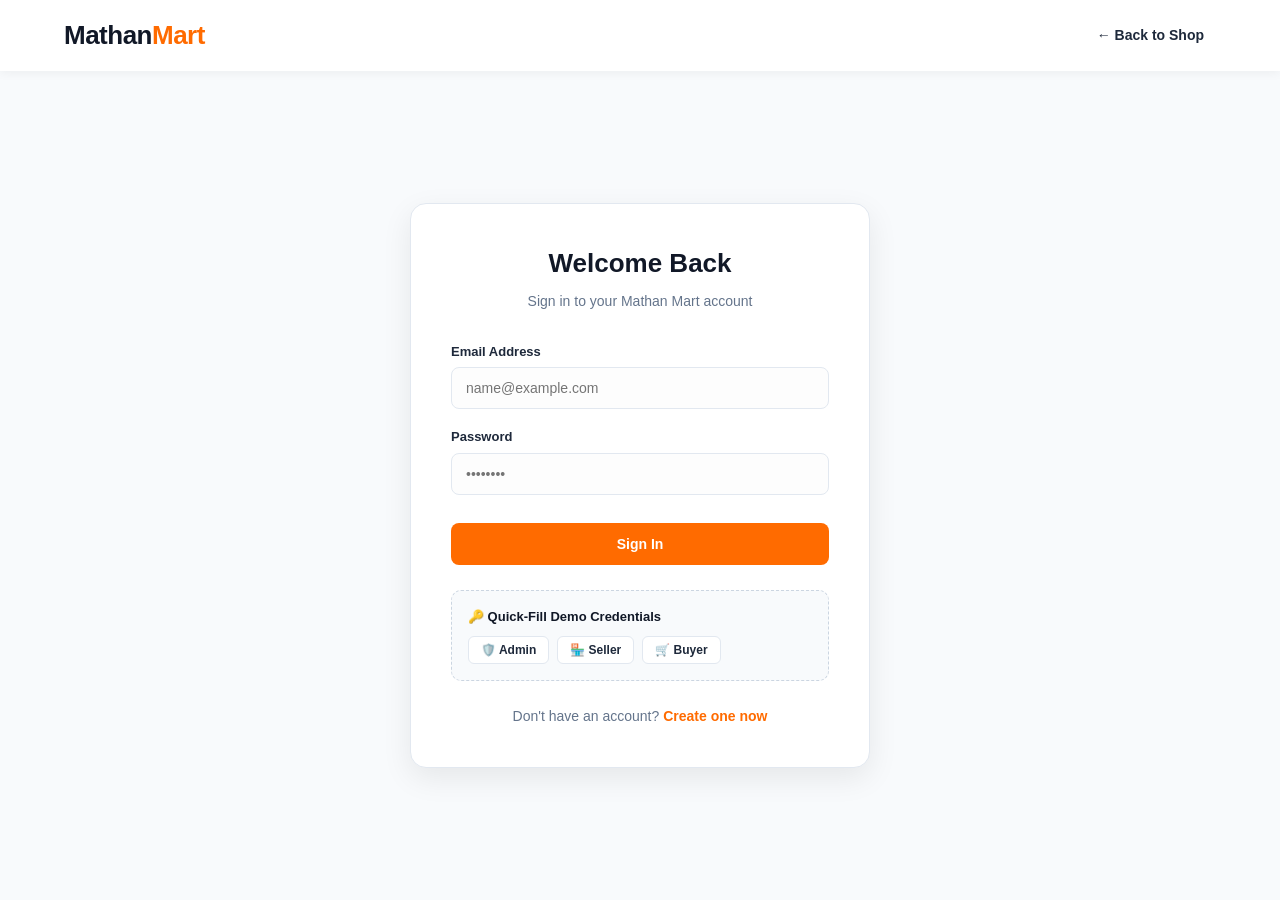
<file: frontend/admin-dashboard.html>
<!DOCTYPE html>
<html lang="en">
<head>
  <meta charset="UTF-8">
  <meta name="viewport" content="width=device-width, initial-scale=1.0">
  <title>Admin Dashboard - Mathan Mart</title>
  <link rel="stylesheet" href="css/style.css">
  <link rel="stylesheet" href="css/dashboard.css">
  <link rel="stylesheet" href="css/responsive.css">
</head>
<body>

  <!-- Header -->
  <header>
    <a href="index.html" class="logo">Mathan<span>Mart</span> <span style="font-size: 14px; color: var(--danger); font-weight: 700;">| Administrator</span></a>
    <div class="header-actions" id="header-actions">
      <!-- Injected by auth.js -->
    </div>
  </header>

  <!-- Main Container -->
  <main class="main-container" style="padding-top: 30px;">
    <div class="dashboard-layout">
      <!-- Header -->
      <div class="dashboard-header">
        <div>
          <h1>Global Platform Overview</h1>
          <p style="color: var(--text-muted); font-size: 14px; margin-top: 4px;">
            Logged in as <strong id="admin-name">Administrator</strong>. System-wide monitoring and content moderation.
          </p>
        </div>
      </div>

      <!-- Stats Grid -->
      <div class="stats-grid">
        <div class="stat-card">
          <span class="stat-title">Total Users</span>
          <span class="stat-value" id="stat-users">0</span>
          <span class="stat-desc">Registered platform accounts</span>
        </div>
        <div class="stat-card">
          <span class="stat-title">Active Sellers</span>
          <span class="stat-value" id="stat-sellers">0</span>
          <span class="stat-desc">Merchant accounts</span>
        </div>
        <div class="stat-card">
          <span class="stat-title">Active Buyers</span>
          <span class="stat-value" id="stat-buyers">0</span>
          <span class="stat-desc">Customer accounts</span>
        </div>
        <div class="stat-card">
          <span class="stat-title">Listed Products</span>
          <span class="stat-value" id="stat-products">0</span>
          <span class="stat-desc">Catalog inventory</span>
        </div>
        <div class="stat-card">
          <span class="stat-title">Orders Processed</span>
          <span class="stat-value" id="stat-orders">0</span>
          <span class="stat-desc">Total customer purchases</span>
        </div>
        <div class="stat-card">
          <span class="stat-title">Gross Marketplace Sales</span>
          <span class="stat-value" id="stat-sales" style="color: var(--primary);">₹0</span>
          <span class="stat-desc">Cumulative revenue</span>
        </div>
      </div>

      <!-- Navigation Tabs -->
      <div class="dashboard-tabs">
        <button class="tab-btn active" id="tab-btn-products" onclick="admin.switchTab('products')">
          📦 Products Moderation
        </button>
        <button class="tab-btn" id="tab-btn-users" onclick="admin.switchTab('users')">
          👥 Registered Users
        </button>
        <button class="tab-btn" id="tab-btn-orders" onclick="admin.switchTab('orders')">
          📋 All Orders
        </button>
      </div>

      <!-- Tab 1: Products Moderation -->
      <div class="tab-content" id="tab-products" style="display: block;">
        <div style="background: white; border-radius: var(--radius); border: 1px solid var(--border-color); box-shadow: var(--shadow); padding: 24px;">
          <div style="display: flex; justify-content: space-between; align-items: center; margin-bottom: 20px;">
            <h2 style="font-size: 18px; font-weight: 800;">Catalog Content Moderation</h2>
            <button onclick="admin.loadProducts()" class="btn btn-secondary btn-sm">🔄 Refresh Products</button>
          </div>
          <div class="table-responsive">
            <table class="data-table">
              <thead>
                <tr>
                  <th>ID</th>
                  <th>Product Name</th>
                  <th>Seller</th>
                  <th>Category</th>
                  <th>Price</th>
                  <th>Stock</th>
                  <th>Administrative Actions</th>
                </tr>
              </thead>
              <tbody id="admin-products-body">
                <tr><td colspan="7" style="text-align: center; padding: 20px; color: var(--text-muted);">Loading products...</td></tr>
              </tbody>
            </table>
          </div>
        </div>
      </div>

      <!-- Tab 2: Users Management -->
      <div class="tab-content" id="tab-users" style="display: none;">
        <div style="background: white; border-radius: var(--radius); border: 1px solid var(--border-color); box-shadow: var(--shadow); padding: 24px;">
          <div style="display: flex; justify-content: space-between; align-items: center; margin-bottom: 20px;">
            <h2 style="font-size: 18px; font-weight: 800;">Platform Accounts</h2>
            <button onclick="admin.loadUsers()" class="btn btn-secondary btn-sm">🔄 Refresh Users</button>
          </div>
          <div class="table-responsive">
            <table class="data-table">
              <thead>
                <tr>
                  <th>User ID</th>
                  <th>Name</th>
                  <th>Email</th>
                  <th>Role</th>
                  <th>Registered On</th>
                </tr>
              </thead>
              <tbody id="admin-users-body">
                <tr><td colspan="5" style="text-align: center; padding: 20px; color: var(--text-muted);">Loading users...</td></tr>
              </tbody>
            </table>
          </div>
        </div>
      </div>

      <!-- Tab 3: All Orders -->
      <div class="tab-content" id="tab-orders" style="display: none;">
        <div style="background: white; border-radius: var(--radius); border: 1px solid var(--border-color); box-shadow: var(--shadow); padding: 24px;">
          <div style="display: flex; justify-content: space-between; align-items: center; margin-bottom: 20px;">
            <h2 style="font-size: 18px; font-weight: 800;">System Transaction Records</h2>
            <button onclick="admin.loadOrders()" class="btn btn-secondary btn-sm">🔄 Refresh Orders</button>
          </div>
          <div class="table-responsive">
            <table class="data-table">
              <thead>
                <tr>
                  <th>Order ID</th>
                  <th>Buyer Account</th>
                  <th>Total Amount</th>
                  <th>Current Status</th>
                  <th>Placed At</th>
                  <th>Override Status</th>
                </tr>
              </thead>
              <tbody id="admin-orders-body">
                <tr><td colspan="6" style="text-align: center; padding: 20px; color: var(--text-muted);">Loading orders...</td></tr>
              </tbody>
            </table>
          </div>
        </div>
      </div>
    </div>
  </main>

  <!-- Footer -->
  <footer>
    <div class="footer-bottom">
      &copy; 2026 Mathan Mart Administrator Control Panel.
    </div>
  </footer>

  <script src="js/api.js"></script>
  <script src="js/auth.js"></script>
  <script src="js/admin.js"></script>
  <script>
    document.addEventListener("DOMContentLoaded", () => {
      admin.init();
    });
  </script>
</body>
</html>
</file>
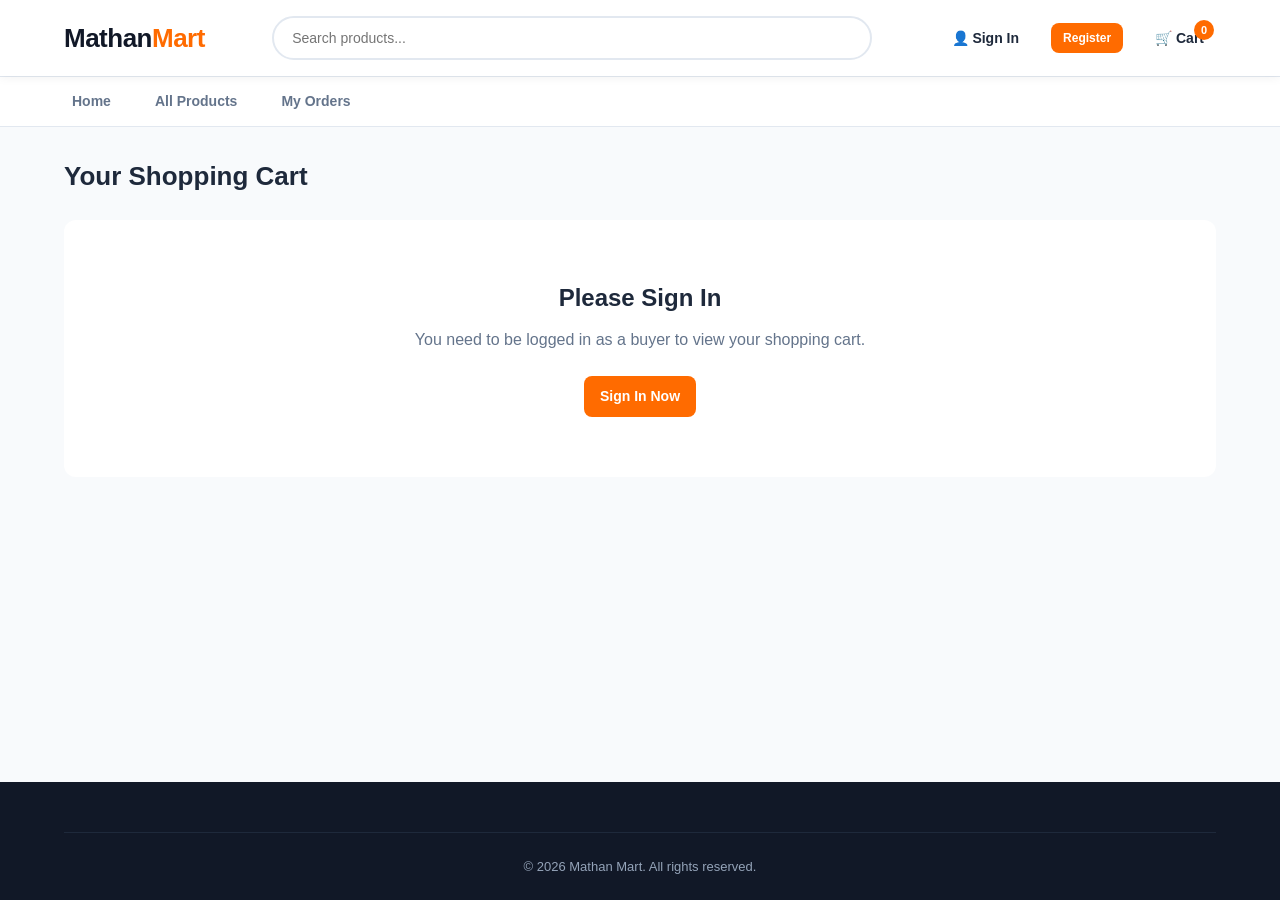
<file: frontend/cart.html>
<!DOCTYPE html>
<html lang="en">
<head>
  <meta charset="UTF-8">
  <meta name="viewport" content="width=device-width, initial-scale=1.0">
  <title>Shopping Cart - Mathan Mart</title>
  <link rel="stylesheet" href="css/style.css">
  <link rel="stylesheet" href="css/responsive.css">
</head>
<body>

  <!-- Header -->
  <header>
    <a href="index.html" class="logo">Mathan<span>Mart</span></a>
    <div class="search-container">
      <input type="text" placeholder="Search products..." onkeydown="if(event.key==='Enter') window.location.href='products.html?search='+encodeURIComponent(this.value)">
    </div>
    <div class="header-actions" id="header-actions">
      <!-- Injected by auth.js -->
    </div>
  </header>

  <!-- Navigation -->
  <nav class="category-nav">
    <a href="index.html">Home</a>
    <a href="products.html">All Products</a>
    <a href="orders.html">My Orders</a>
  </nav>

  <!-- Main Content -->
  <main class="main-container" style="padding-top: 30px;">
    <h1 style="font-size: 26px; font-weight: 800; margin-bottom: 24px;">Your Shopping Cart</h1>
    
    <div id="cart-content">
      <p style="text-align: center; padding: 40px; color: var(--text-muted);">Loading cart contents from server...</p>
    </div>
  </main>

  <!-- Footer -->
  <footer>
    <div class="footer-bottom">
      &copy; 2026 Mathan Mart. All rights reserved.
    </div>
  </footer>

  <script src="js/api.js"></script>
  <script src="js/auth.js"></script>
  <script src="js/cart.js"></script>
  <script>
    document.addEventListener("DOMContentLoaded", () => {
      cart.loadCart();
    });
  </script>
</body>
</html>
</file>
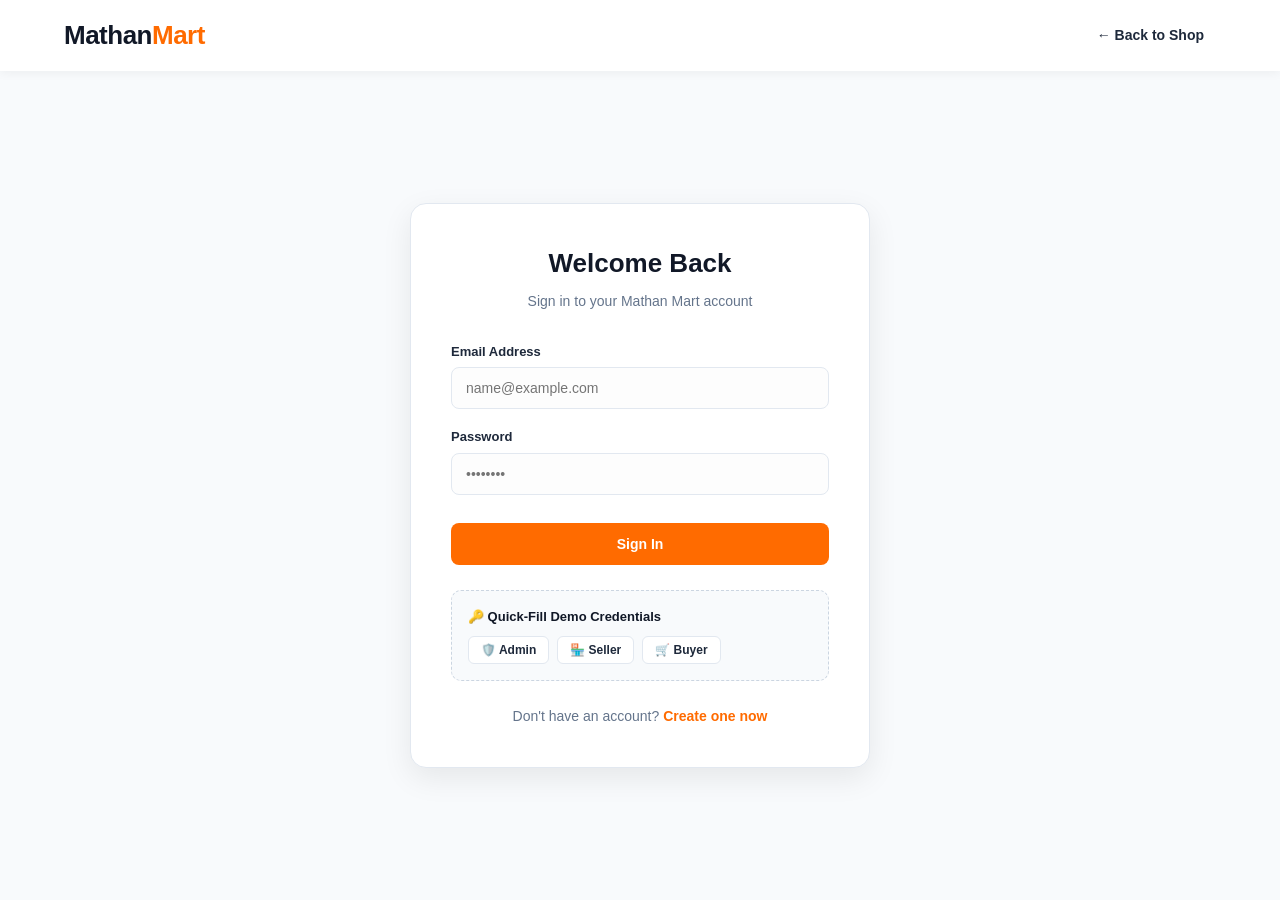
<file: frontend/checkout.html>
<!DOCTYPE html>
<html lang="en">
<head>
  <meta charset="UTF-8">
  <meta name="viewport" content="width=device-width, initial-scale=1.0">
  <title>Checkout - Mathan Mart</title>
  <link rel="stylesheet" href="css/style.css">
  <link rel="stylesheet" href="css/responsive.css">
</head>
<body>

  <!-- Header -->
  <header>
    <a href="index.html" class="logo">Mathan<span>Mart</span></a>
    <div class="header-actions" id="header-actions">
      <!-- Injected by auth.js -->
    </div>
  </header>

  <!-- Main Container -->
  <main class="main-container" style="padding-top: 30px;">
    <div id="checkout-view">
      <h1 style="font-size: 26px; font-weight: 800; margin-bottom: 24px;">Secure Checkout</h1>

      <div class="checkout-container" style="display: grid; grid-template-columns: 3fr 2fr; gap: 30px;">
        <!-- Shipping Form -->
        <div style="background: white; padding: 30px; border-radius: var(--radius); border: 1px solid var(--border-color); box-shadow: var(--shadow);">
          <h2 style="font-size: 18px; font-weight: 800; margin-bottom: 20px;">1. Shipping &amp; Delivery Address</h2>
          
          <form id="shipping-form" onsubmit="checkout.placeOrder(event)" style="display: flex; flex-direction: column; gap: 16px;">
            <div style="display: flex; flex-direction: column; gap: 6px;">
              <label style="font-size: 13px; font-weight: 600;">Recipient Full Name</label>
              <input type="text" id="ship-name" required placeholder="Full Name" 
                     style="padding: 12px; border: 1px solid var(--border-color); border-radius: 8px; font-size: 14px;">
            </div>

            <div style="display: flex; flex-direction: column; gap: 6px;">
              <label style="font-size: 13px; font-weight: 600;">Street Address / Apartment</label>
              <input type="text" id="ship-address" required placeholder="House number, Street name" 
                     style="padding: 12px; border: 1px solid var(--border-color); border-radius: 8px; font-size: 14px;">
            </div>

            <div style="display: grid; grid-template-columns: 1fr 1fr; gap: 16px;">
              <div style="display: flex; flex-direction: column; gap: 6px;">
                <label style="font-size: 13px; font-weight: 600;">City</label>
                <input type="text" id="ship-city" required placeholder="City / Town" 
                       style="padding: 12px; border: 1px solid var(--border-color); border-radius: 8px; font-size: 14px;">
              </div>
              <div style="display: flex; flex-direction: column; gap: 6px;">
                <label style="font-size: 13px; font-weight: 600;">Postal Code</label>
                <input type="text" id="ship-zip" required placeholder="PIN Code" 
                       style="padding: 12px; border: 1px solid var(--border-color); border-radius: 8px; font-size: 14px;">
              </div>
            </div>

            <div style="margin-top: 10px;">
              <h2 style="font-size: 18px; font-weight: 800; margin-bottom: 12px;">2. Payment Method</h2>
              <div style="padding: 14px; background: #f0fdf4; border: 1px solid #bbf7d0; border-radius: 8px; display: flex; align-items: center; gap: 10px;">
                <span style="font-size: 20px;">💵</span>
                <div>
                  <strong style="color: #166534; font-size: 14px;">Cash on Delivery (Transactional Server Settlement)</strong>
                  <div style="font-size: 12px; color: #15803d;">Pay with cash or UPI upon delivery. Backend executes atomic SQL transaction.</div>
                </div>
              </div>
            </div>

            <button type="submit" id="btn-place-order" class="btn btn-primary" style="padding: 14px; font-size: 16px; margin-top: 15px;">
              Confirm Order &amp; Place Purchase →
            </button>
          </form>
        </div>

        <!-- Order Items Summary -->
        <div>
          <div style="background: white; padding: 24px; border-radius: var(--radius); border: 1px solid var(--border-color); box-shadow: var(--shadow); position: sticky; top: 100px;">
            <h3 style="font-size: 18px; font-weight: 800; margin-bottom: 16px;">Order Summary</h3>
            <div id="checkout-items" style="max-height: 300px; overflow-y: auto; padding-right: 6px; margin-bottom: 16px;">
              <p style="color: var(--text-muted); font-size: 14px;">Loading order items...</p>
            </div>
            <hr style="border: none; border-top: 1px solid var(--border-color); margin: 16px 0;">
            <div style="display: flex; justify-content: space-between; align-items: baseline; margin-bottom: 12px;">
              <span style="font-size: 15px; font-weight: 700;">Total Payable:</span>
              <span id="checkout-total" style="font-size: 24px; font-weight: 800; color: var(--primary);">₹0</span>
            </div>
            <p style="font-size: 12px; color: var(--text-muted); line-height: 1.4;">
              By placing this order, you agree to Mathan Mart's terms of service and transactional purchase policies.
            </p>
          </div>
        </div>
      </div>
    </div>
  </main>

  <!-- Footer -->
  <footer>
    <div class="footer-bottom">
      &copy; 2026 Mathan Mart. All rights reserved.
    </div>
  </footer>

  <script src="js/api.js"></script>
  <script src="js/auth.js"></script>
  <script src="js/checkout.js"></script>
  <script>
    document.addEventListener("DOMContentLoaded", () => {
      checkout.init();
      const user = auth.getCurrentUser();
      if (user && document.getElementById("ship-name")) {
        document.getElementById("ship-name").value = user.name;
      }
    });
  </script>
</body>
</html>
</file>
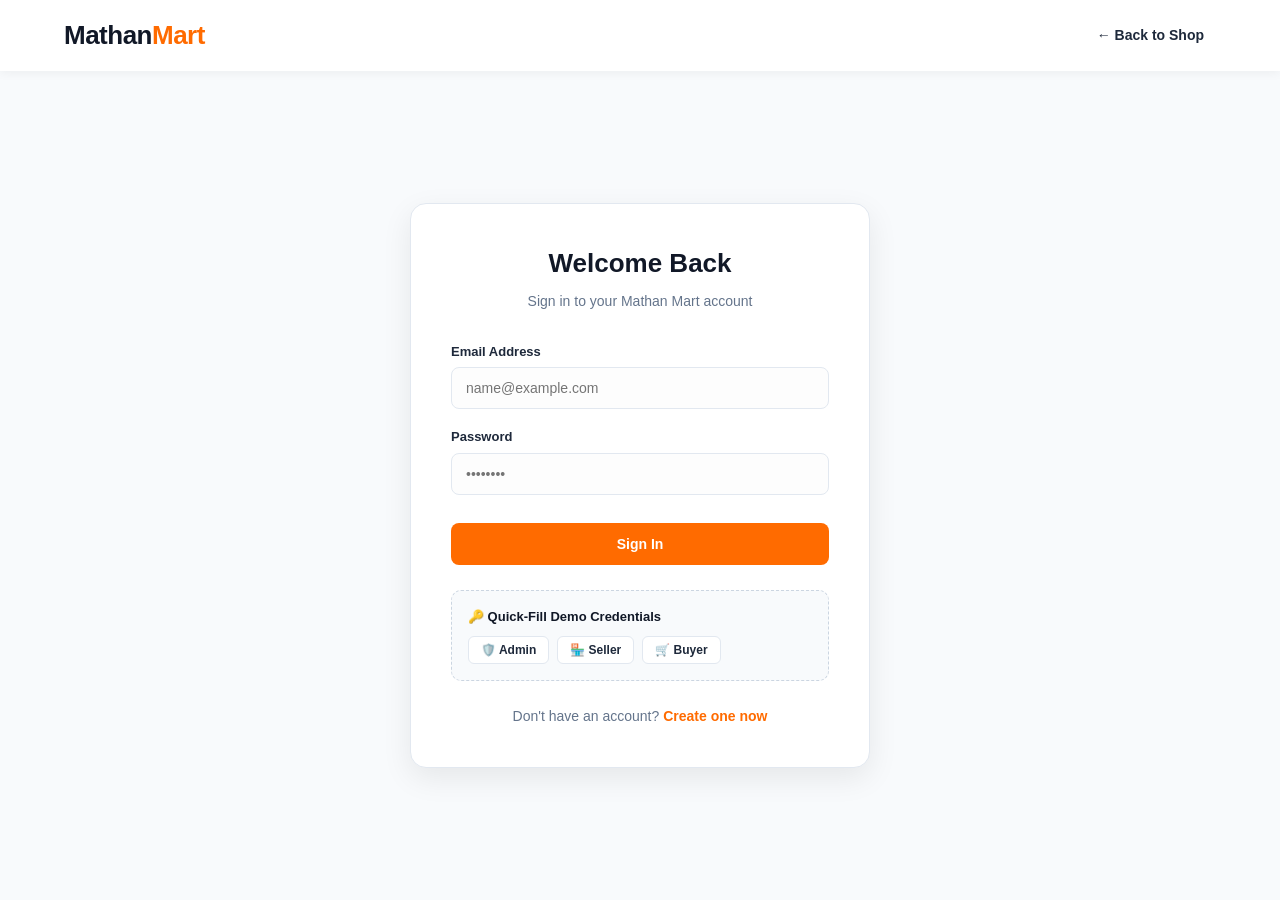
<file: frontend/login.html>
<!DOCTYPE html>
<html lang="en">
<head>
  <meta charset="UTF-8">
  <meta name="viewport" content="width=device-width, initial-scale=1.0">
  <title>Login - Mathan Mart</title>
  <link rel="stylesheet" href="css/style.css">
  <link rel="stylesheet" href="css/auth.css">
  <link rel="stylesheet" href="css/responsive.css">
</head>
<body>

  <!-- Header -->
  <header>
    <a href="index.html" class="logo">Mathan<span>Mart</span></a>
    <div class="header-actions">
      <a href="index.html" class="header-link">← Back to Shop</a>
    </div>
  </header>

  <!-- Auth Content -->
  <main class="auth-wrapper">
    <div class="auth-card">
      <div class="auth-header">
        <h1>Welcome Back</h1>
        <p>Sign in to your Mathan Mart account</p>
      </div>

      <form class="auth-form" onsubmit="handleLogin(event)">
        <div class="form-group">
          <label for="login-email">Email Address</label>
          <input type="email" id="login-email" required placeholder="name@example.com">
        </div>

        <div class="form-group">
          <label for="login-pass">Password</label>
          <input type="password" id="login-pass" required placeholder="••••••••">
        </div>

        <button type="submit" id="btn-login" class="btn btn-primary btn-block" style="padding: 13px; margin-top: 10px;">
          Sign In
        </button>
      </form>

      <!-- Quick Fill Credentials Box for Evaluator / Testing -->
      <div class="demo-box">
        <h4>🔑 Quick-Fill Demo Credentials</h4>
        <div class="demo-buttons">
          <button type="button" class="demo-btn" onclick="fillCreds('admin@mathanmart.com', 'Admin@123')">
            🛡️ Admin
          </button>
          <button type="button" class="demo-btn" onclick="fillCreds('seller@mathanmart.com', 'Seller@123')">
            🏪 Seller
          </button>
          <button type="button" class="demo-btn" onclick="fillCreds('buyer@mathanmart.com', 'Buyer@123')">
            🛒 Buyer
          </button>
        </div>
      </div>

      <div class="auth-footer">
        Don't have an account? <a href="register.html">Create one now</a>
      </div>
    </div>
  </main>

  <script src="js/api.js"></script>
  <script src="js/auth.js"></script>
  <script>
    function fillCreds(email, pass) {
      document.getElementById("login-email").value = email;
      document.getElementById("login-pass").value = pass;
    }

    async function handleLogin(e) {
      e.preventDefault();
      const email = document.getElementById("login-email").value.trim();
      const pass = document.getElementById("login-pass").value;

      const btn = document.getElementById("btn-login");
      btn.disabled = true;
      btn.textContent = "Authenticating...";

      const ok = await auth.login(email, pass);
      if (!ok) {
        btn.disabled = false;
        btn.textContent = "Sign In";
      }
    }
  </script>
</body>
</html>
</file>
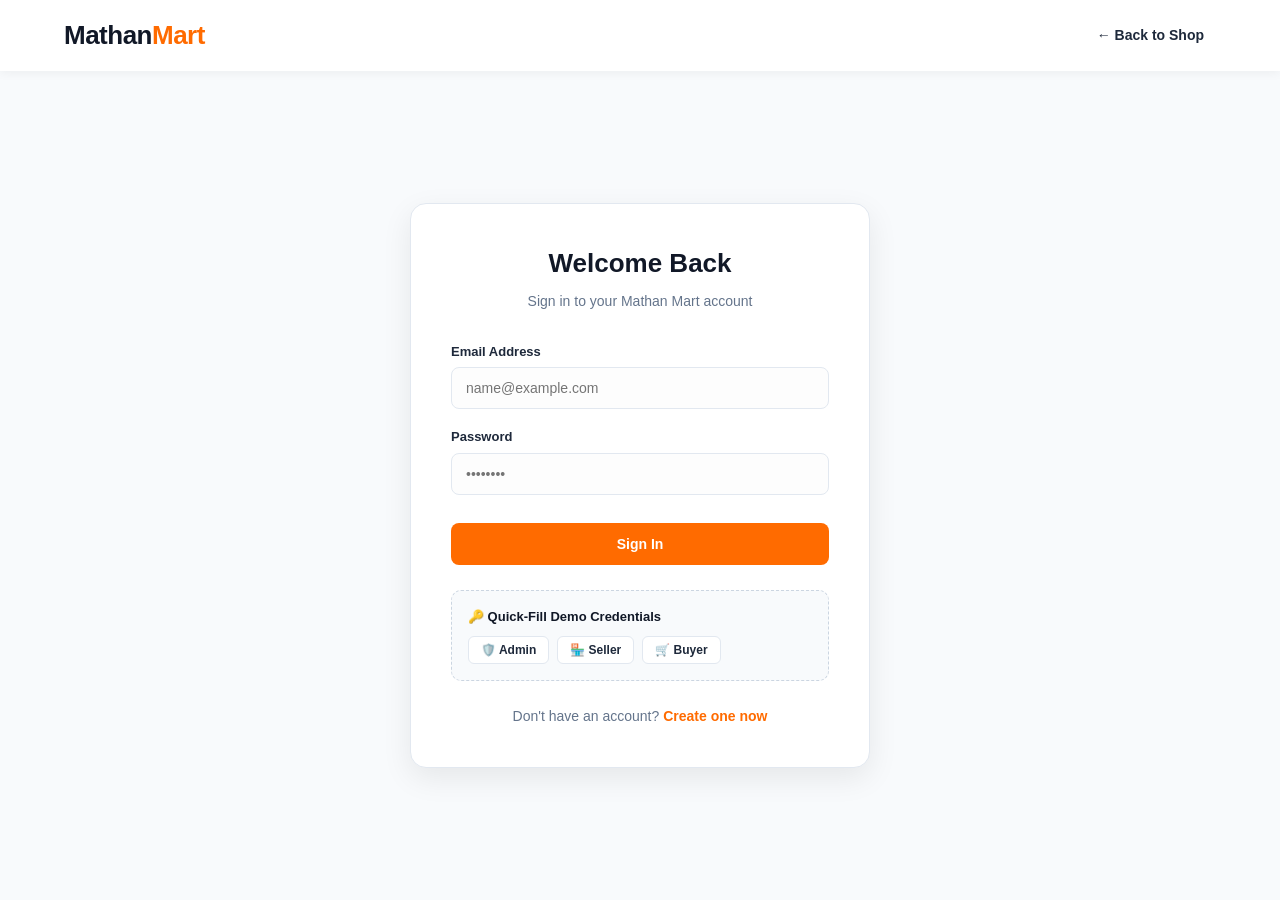
<file: frontend/orders.html>
<!DOCTYPE html>
<html lang="en">
<head>
  <meta charset="UTF-8">
  <meta name="viewport" content="width=device-width, initial-scale=1.0">
  <title>My Orders - Mathan Mart</title>
  <link rel="stylesheet" href="css/style.css">
  <link rel="stylesheet" href="css/dashboard.css">
  <link rel="stylesheet" href="css/responsive.css">
</head>
<body>

  <!-- Header -->
  <header>
    <a href="index.html" class="logo">Mathan<span>Mart</span></a>
    <div class="search-container">
      <input type="text" placeholder="Search products..." onkeydown="if(event.key==='Enter') window.location.href='products.html?search='+encodeURIComponent(this.value)">
    </div>
    <div class="header-actions" id="header-actions">
      <!-- Injected by auth.js -->
    </div>
  </header>

  <!-- Navigation -->
  <nav class="category-nav">
    <a href="index.html">Home</a>
    <a href="products.html">All Products</a>
    <a href="cart.html">Shopping Cart</a>
    <a href="orders.html" class="active">My Orders</a>
  </nav>

  <!-- Main Container -->
  <main class="main-container" style="padding-top: 30px;">
    <div style="display: flex; justify-content: space-between; align-items: center; margin-bottom: 24px;">
      <div>
        <h1 style="font-size: 26px; font-weight: 800;">My Order History</h1>
        <p style="color: var(--text-muted); font-size: 14px; margin-top: 4px;">Track orders and leave product reviews</p>
      </div>
      <a href="products.html" class="btn btn-secondary btn-sm">Shop More Products</a>
    </div>

    <div id="orders-list">
      <p style="text-align: center; padding: 40px; color: var(--text-muted);">Loading your orders...</p>
    </div>
  </main>

  <!-- Footer -->
  <footer>
    <div class="footer-bottom">
      &copy; 2026 Mathan Mart. All rights reserved.
    </div>
  </footer>

  <script src="js/api.js"></script>
  <script src="js/auth.js"></script>
  <script src="js/orders.js"></script>
  <script>
    document.addEventListener("DOMContentLoaded", () => {
      orders.loadOrders();
    });
  </script>
</body>
</html>
</file>
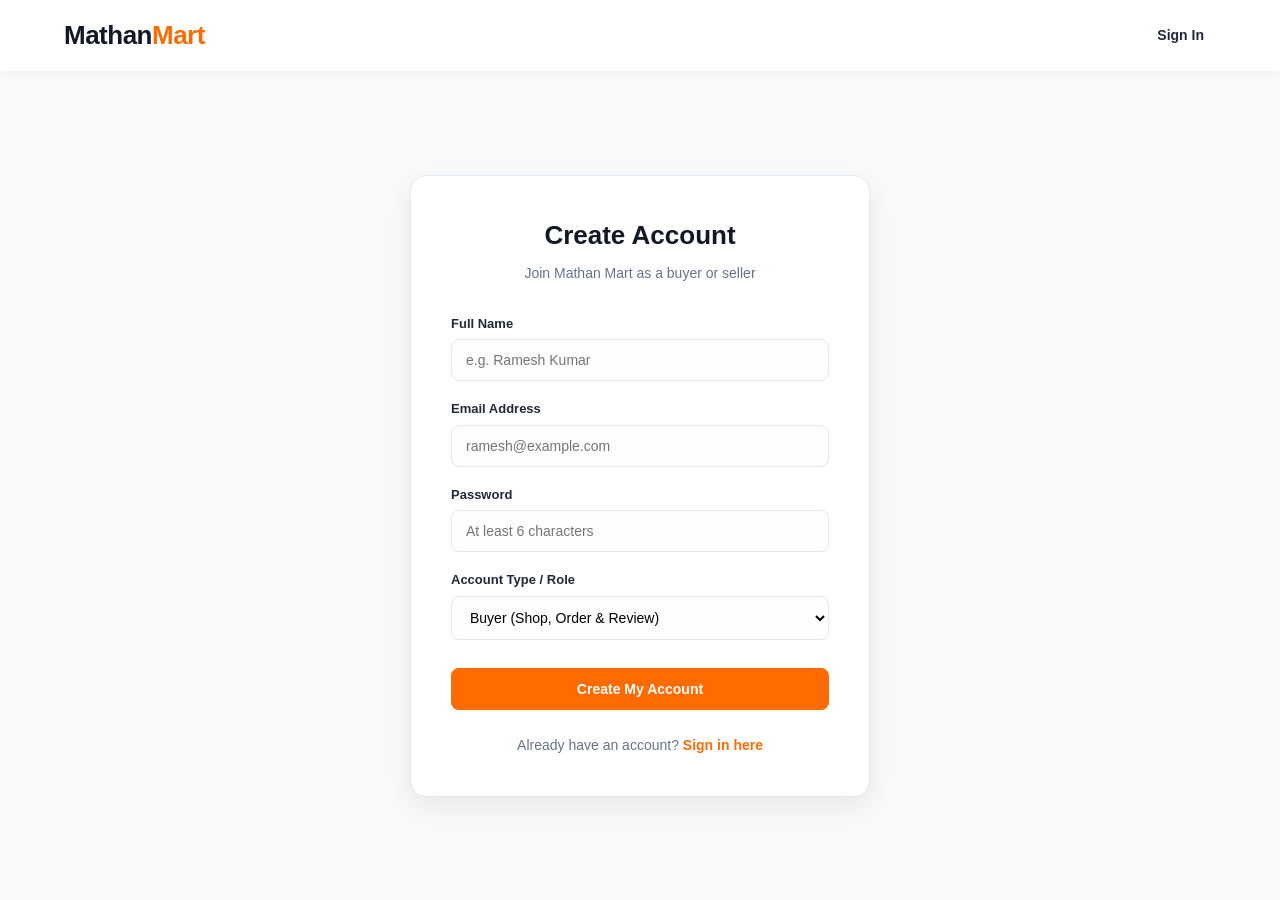
<file: frontend/register.html>
<!DOCTYPE html>
<html lang="en">
<head>
  <meta charset="UTF-8">
  <meta name="viewport" content="width=device-width, initial-scale=1.0">
  <title>Register - Mathan Mart</title>
  <link rel="stylesheet" href="css/style.css">
  <link rel="stylesheet" href="css/auth.css">
  <link rel="stylesheet" href="css/responsive.css">
</head>
<body>

  <!-- Header -->
  <header>
    <a href="index.html" class="logo">Mathan<span>Mart</span></a>
    <div class="header-actions">
      <a href="login.html" class="header-link">Sign In</a>
    </div>
  </header>

  <!-- Register Content -->
  <main class="auth-wrapper">
    <div class="auth-card">
      <div class="auth-header">
        <h1>Create Account</h1>
        <p>Join Mathan Mart as a buyer or seller</p>
      </div>

      <form class="auth-form" onsubmit="handleRegister(event)">
        <div class="form-group">
          <label for="reg-name">Full Name</label>
          <input type="text" id="reg-name" required placeholder="e.g. Ramesh Kumar">
        </div>

        <div class="form-group">
          <label for="reg-email">Email Address</label>
          <input type="email" id="reg-email" required placeholder="ramesh@example.com">
        </div>

        <div class="form-group">
          <label for="reg-pass">Password</label>
          <input type="password" id="reg-pass" required placeholder="At least 6 characters">
        </div>

        <div class="form-group">
          <label for="reg-role">Account Type / Role</label>
          <select id="reg-role" required>
            <option value="buyer">Buyer (Shop, Order & Review)</option>
            <option value="seller">Seller (List & Manage Products)</option>
          </select>
        </div>

        <button type="submit" id="btn-reg" class="btn btn-primary btn-block" style="padding: 13px; margin-top: 10px;">
          Create My Account
        </button>
      </form>

      <div class="auth-footer">
        Already have an account? <a href="login.html">Sign in here</a>
      </div>
    </div>
  </main>

  <script src="js/api.js"></script>
  <script src="js/auth.js"></script>
  <script>
    async function handleRegister(e) {
      e.preventDefault();
      const name = document.getElementById("reg-name").value.trim();
      const email = document.getElementById("reg-email").value.trim();
      const pass = document.getElementById("reg-pass").value;
      const role = document.getElementById("reg-role").value;

      const btn = document.getElementById("btn-reg");
      btn.disabled = true;
      btn.textContent = "Creating Account...";

      const ok = await auth.register(name, email, pass, role);
      if (!ok) {
        btn.disabled = false;
        btn.textContent = "Create My Account";
      }
    }
  </script>
</body>
</html>
</file>
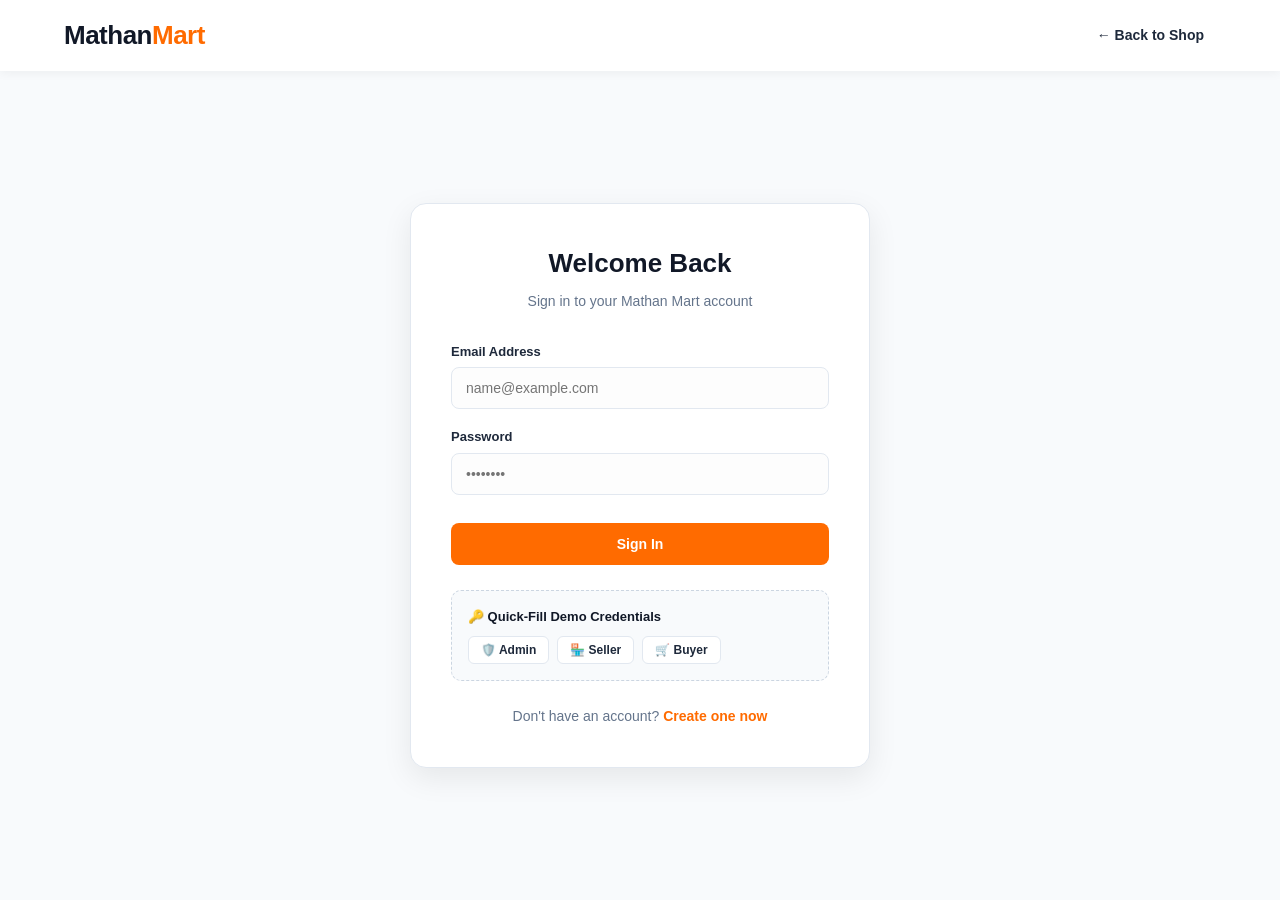
<file: frontend/seller-dashboard.html>
<!DOCTYPE html>
<html lang="en">
<head>
  <meta charset="UTF-8">
  <meta name="viewport" content="width=device-width, initial-scale=1.0">
  <title>Seller Dashboard - Mathan Mart</title>
  <link rel="stylesheet" href="css/style.css">
  <link rel="stylesheet" href="css/dashboard.css">
  <link rel="stylesheet" href="css/responsive.css">
</head>
<body>

  <!-- Header -->
  <header>
    <a href="index.html" class="logo">Mathan<span>Mart</span> <span style="font-size: 14px; color: var(--text-muted); font-weight: 500;">| Seller Center</span></a>
    <div class="header-actions" id="header-actions">
      <!-- Injected by auth.js -->
    </div>
  </header>

  <!-- Main Container -->
  <main class="main-container" style="padding-top: 30px;">
    <div class="dashboard-layout">
      <!-- Dashboard Top Header -->
      <div class="dashboard-header">
        <div>
          <h1>Merchant Dashboard</h1>
          <p style="color: var(--text-muted); font-size: 14px; margin-top: 4px;">
            Welcome, <strong id="seller-name">Seller</strong>. Manage your inventory and incoming customer orders.
          </p>
        </div>
        <button onclick="seller.openAddModal()" class="btn btn-primary">
          ➕ Add New Product
        </button>
      </div>

      <!-- Stats Cards -->
      <div class="stats-grid">
        <div class="stat-card">
          <span class="stat-title">Active Listed Products</span>
          <span class="stat-value" id="stat-products">0</span>
          <span class="stat-desc">Inventory live on store</span>
        </div>
        <div class="stat-card">
          <span class="stat-title">Customer Order Items</span>
          <span class="stat-value" id="stat-orders">0</span>
          <span class="stat-desc">Total units ordered</span>
        </div>
        <div class="stat-card">
          <span class="stat-title">Total Sales Revenue</span>
          <span class="stat-value" id="stat-revenue" style="color: var(--primary);">₹0</span>
          <span class="stat-desc">Generated from customer orders</span>
        </div>
      </div>

      <!-- Products Management Section -->
      <div style="background: white; border-radius: var(--radius); border: 1px solid var(--border-color); box-shadow: var(--shadow); padding: 24px;">
        <div style="display: flex; justify-content: space-between; align-items: center; margin-bottom: 20px;">
          <h2 style="font-size: 18px; font-weight: 800;">My Product Catalog</h2>
          <button onclick="seller.loadMyProducts()" class="btn btn-secondary btn-sm">🔄 Refresh</button>
        </div>

        <div class="table-responsive">
          <table class="data-table">
            <thead>
              <tr>
                <th>ID</th>
                <th>Product</th>
                <th>Category</th>
                <th>Price</th>
                <th>Stock</th>
                <th>Rating</th>
                <th>Actions</th>
              </tr>
            </thead>
            <tbody id="seller-products-body">
              <tr><td colspan="7" style="text-align: center; padding: 20px; color: var(--text-muted);">Loading products...</td></tr>
            </tbody>
          </table>
        </div>
      </div>

      <!-- Received Orders Section -->
      <div style="background: white; border-radius: var(--radius); border: 1px solid var(--border-color); box-shadow: var(--shadow); padding: 24px;">
        <div style="display: flex; justify-content: space-between; align-items: center; margin-bottom: 20px;">
          <h2 style="font-size: 18px; font-weight: 800;">Orders Received For My Products</h2>
          <button onclick="seller.loadSellerOrders()" class="btn btn-secondary btn-sm">🔄 Refresh</button>
        </div>

        <div class="table-responsive">
          <table class="data-table">
            <thead>
              <tr>
                <th>Order Ref</th>
                <th>Item Purchased</th>
                <th>Customer</th>
                <th>Quantity</th>
                <th>Item Total</th>
                <th>Update Status</th>
              </tr>
            </thead>
            <tbody id="seller-orders-body">
              <tr><td colspan="6" style="text-align: center; padding: 20px; color: var(--text-muted);">Loading orders...</td></tr>
            </tbody>
          </table>
        </div>
      </div>
    </div>
  </main>

  <!-- Add / Edit Product Modal -->
  <div class="modal-overlay" id="product-modal">
    <div class="modal-box">
      <div class="modal-header">
        <h2 id="modal-title">Add New Product</h2>
        <button class="modal-close" onclick="seller.closeModal()">&times;</button>
      </div>

      <form onsubmit="seller.saveProduct(event)" style="display: flex; flex-direction: column; gap: 14px;">
        <input type="hidden" id="prod-id">

        <div style="display: flex; flex-direction: column; gap: 6px;">
          <label style="font-size: 13px; font-weight: 600;">Product Name</label>
          <input type="text" id="prod-name" required placeholder="e.g. Galaxy Ultra S24" 
                 style="padding: 10px; border-radius: 6px; border: 1px solid var(--border-color); font-size: 14px;">
        </div>

        <div style="display: flex; flex-direction: column; gap: 6px;">
          <label style="font-size: 13px; font-weight: 600;">Category</label>
          <select id="prod-cat" required style="padding: 10px; border-radius: 6px; border: 1px solid var(--border-color); font-size: 14px;">
            <option value="Mobiles">Mobiles</option>
            <option value="Laptops">Laptops</option>
            <option value="Audio">Audio</option>
            <option value="Accessories">Accessories</option>
            <option value="Smart Wear">Smart Wear</option>
            <option value="Gaming">Gaming</option>
          </select>
        </div>

        <div style="display: grid; grid-template-columns: 1fr 1fr; gap: 14px;">
          <div style="display: flex; flex-direction: column; gap: 6px;">
            <label style="font-size: 13px; font-weight: 600;">Price (INR ₹)</label>
            <input type="number" step="0.01" id="prod-price" required placeholder="49999" 
                   style="padding: 10px; border-radius: 6px; border: 1px solid var(--border-color); font-size: 14px;">
          </div>
          <div style="display: flex; flex-direction: column; gap: 6px;">
            <label style="font-size: 13px; font-weight: 600;">Initial Stock</label>
            <input type="number" id="prod-stock" required placeholder="20" 
                   style="padding: 10px; border-radius: 6px; border: 1px solid var(--border-color); font-size: 14px;">
          </div>
        </div>

        <div style="display: flex; flex-direction: column; gap: 6px;">
          <label style="font-size: 13px; font-weight: 600;">Image URL</label>
          <input type="url" id="prod-img" placeholder="https://example.com/image.jpg" 
                 style="padding: 10px; border-radius: 6px; border: 1px solid var(--border-color); font-size: 14px;">
        </div>

        <div style="display: flex; flex-direction: column; gap: 6px;">
          <label style="font-size: 13px; font-weight: 600;">Description</label>
          <textarea id="prod-desc" rows="3" placeholder="Key specs and features..." 
                    style="padding: 10px; border-radius: 6px; border: 1px solid var(--border-color); font-family: inherit; font-size: 14px;"></textarea>
        </div>

        <div style="display: flex; gap: 10px; justify-content: flex-end; margin-top: 10px;">
          <button type="button" onclick="seller.closeModal()" class="btn btn-secondary">Cancel</button>
          <button type="submit" class="btn btn-primary">Save Product</button>
        </div>
      </form>
    </div>
  </div>

  <!-- Footer -->
  <footer>
    <div class="footer-bottom">
      &copy; 2026 Mathan Mart Seller Central. All rights reserved.
    </div>
  </footer>

  <script src="js/api.js"></script>
  <script src="js/auth.js"></script>
  <script src="js/seller.js"></script>
  <script>
    document.addEventListener("DOMContentLoaded", () => {
      seller.init();
    });
  </script>
</body>
</html>
</file>
<file: frontend/css/style.css>
:root {
  --primary: #ff6b00;
  --primary-hover: #e05e00;
  --secondary: #111827;
  --accent: #2563eb;
  --bg-light: #f8fafc;
  --card-bg: #ffffff;
  --text-main: #1e293b;
  --text-muted: #64748b;
  --border-color: #e2e8f0;
  --success: #10b981;
  --warning: #f59e0b;
  --danger: #ef4444;
  --radius: 10px;
  --shadow: 0 4px 12px rgba(0, 0, 0, 0.06);
  --shadow-hover: 0 10px 25px rgba(0, 0, 0, 0.1);
}

* {
  margin: 0;
  padding: 0;
  box-sizing: border-box;
}

body {
  font-family: -apple-system, BlinkMacSystemFont, "Segoe UI", Roboto, Helvetica, Arial, sans-serif;
  background-color: var(--bg-light);
  color: var(--text-main);
  line-height: 1.5;
  min-height: 100vh;
  display: flex;
  flex-direction: column;
}

a {
  text-decoration: none;
  color: inherit;
}

button {
  cursor: pointer;
  font-family: inherit;
  transition: all 0.2s ease;
}

/* Top Announcement Bar */
.top-bar {
  background: var(--secondary);
  color: #94a3b8;
  padding: 8px 5%;
  display: flex;
  justify-content: space-between;
  align-items: center;
  font-size: 13px;
}

.top-bar span {
  display: flex;
  align-items: center;
  gap: 6px;
}

/* Header */
header {
  background: white;
  padding: 16px 5%;
  display: flex;
  align-items: center;
  justify-content: space-between;
  gap: 24px;
  position: sticky;
  top: 0;
  z-index: 1000;
  box-shadow: 0 2px 10px rgba(0, 0, 0, 0.05);
}

.logo {
  font-size: 26px;
  font-weight: 800;
  letter-spacing: -0.5px;
  color: var(--secondary);
}

.logo span {
  color: var(--primary);
}

.search-container {
  flex: 1;
  max-width: 600px;
  display: flex;
  position: relative;
}

.search-container input {
  width: 100%;
  padding: 12px 18px;
  padding-right: 50px;
  border: 2px solid var(--border-color);
  border-radius: 50px;
  outline: none;
  font-size: 14px;
  transition: border-color 0.2s;
}

.search-container input:focus {
  border-color: var(--primary);
}

.search-container button {
  position: absolute;
  right: 5px;
  top: 5px;
  bottom: 5px;
  width: 40px;
  border: none;
  background: var(--primary);
  color: white;
  border-radius: 50%;
  display: flex;
  align-items: center;
  justify-content: center;
}

.search-container button:hover {
  background: var(--primary-hover);
}

.header-actions {
  display: flex;
  align-items: center;
  gap: 20px;
}

.header-link {
  display: flex;
  align-items: center;
  gap: 8px;
  font-weight: 600;
  font-size: 14px;
  color: var(--text-main);
  padding: 8px 12px;
  border-radius: 8px;
  transition: background 0.2s;
}

.header-link:hover {
  background: #f1f5f9;
}

.cart-btn {
  position: relative;
}

.cart-badge {
  background: var(--primary);
  color: white;
  font-size: 11px;
  font-weight: 700;
  padding: 2px 7px;
  border-radius: 20px;
  position: absolute;
  top: 0px;
  right: 2px;
}

/* Category Navigation */
nav.category-nav {
  background: white;
  padding: 10px 5%;
  display: flex;
  gap: 28px;
  border-top: 1px solid var(--border-color);
  border-bottom: 1px solid var(--border-color);
  overflow-x: auto;
}

nav.category-nav a {
  font-size: 14px;
  font-weight: 600;
  color: var(--text-muted);
  white-space: nowrap;
  padding: 4px 8px;
  border-radius: 6px;
  transition: all 0.2s;
}

nav.category-nav a:hover,
nav.category-nav a.active {
  color: var(--primary);
  background: #fff7ed;
}

/* Hero Section */
.hero-section {
  background: linear-gradient(135deg, #0f172a 0%, #1e293b 100%);
  color: white;
  padding: 60px 5%;
  display: flex;
  align-items: center;
  justify-content: space-between;
  border-radius: 0 0 24px 24px;
  margin-bottom: 40px;
}

.hero-text {
  max-width: 600px;
}

.hero-tag {
  background: rgba(255, 107, 0, 0.2);
  color: #ff8c38;
  padding: 6px 14px;
  border-radius: 20px;
  font-size: 13px;
  font-weight: 700;
  display: inline-block;
  margin-bottom: 16px;
}

.hero-text h1 {
  font-size: 42px;
  font-weight: 800;
  line-height: 1.2;
  margin-bottom: 16px;
}

.hero-text p {
  font-size: 17px;
  color: #cbd5e1;
  margin-bottom: 28px;
}

.hero-cta {
  display: inline-block;
  background: var(--primary);
  color: white;
  padding: 14px 32px;
  border-radius: 50px;
  font-weight: 700;
  font-size: 15px;
  box-shadow: 0 4px 15px rgba(255, 107, 0, 0.4);
}

.hero-cta:hover {
  background: var(--primary-hover);
  transform: translateY(-2px);
}

/* Main Content Container */
main.main-container {
  flex: 1;
  padding: 0 5% 50px 5%;
  max-width: 1400px;
  margin: 0 auto;
  width: 100%;
}

.section-header {
  display: flex;
  justify-content: space-between;
  align-items: center;
  margin-bottom: 24px;
}

.section-header h2 {
  font-size: 24px;
  font-weight: 700;
}

.section-header a {
  color: var(--primary);
  font-weight: 600;
  font-size: 14px;
}

/* Category Grid */
.category-cards {
  display: grid;
  grid-template-columns: repeat(auto-fit, minmax(160px, 1fr));
  gap: 16px;
  margin-bottom: 45px;
}

.cat-card {
  background: white;
  padding: 24px 16px;
  border-radius: var(--radius);
  text-align: center;
  box-shadow: var(--shadow);
  border: 1px solid var(--border-color);
  transition: all 0.25s ease;
  display: flex;
  flex-direction: column;
  align-items: center;
  gap: 12px;
}

.cat-card:hover {
  transform: translateY(-4px);
  box-shadow: var(--shadow-hover);
  border-color: var(--primary);
}

.cat-card .icon {
  font-size: 32px;
}

.cat-card span {
  font-weight: 600;
  font-size: 15px;
}

/* Product Grid */
.product-grid {
  display: grid;
  grid-template-columns: repeat(auto-fill, minmax(260px, 1fr));
  gap: 24px;
  margin-bottom: 40px;
}

.product-card {
  background: white;
  border-radius: var(--radius);
  border: 1px solid var(--border-color);
  overflow: hidden;
  box-shadow: var(--shadow);
  display: flex;
  flex-direction: column;
  transition: all 0.25s ease;
}

.product-card:hover {
  transform: translateY(-5px);
  box-shadow: var(--shadow-hover);
}

.product-img-wrap {
  width: 100%;
  height: 200px;
  background: #f8fafc;
  overflow: hidden;
  position: relative;
}

.product-img-wrap img {
  width: 100%;
  height: 100%;
  object-fit: cover;
  transition: transform 0.3s ease;
}

.product-card:hover .product-img-wrap img {
  transform: scale(1.05);
}

.product-badge {
  position: absolute;
  top: 10px;
  left: 10px;
  background: var(--secondary);
  color: white;
  padding: 3px 8px;
  border-radius: 4px;
  font-size: 11px;
  font-weight: 600;
  text-transform: uppercase;
}

.product-details {
  padding: 16px;
  display: flex;
  flex-direction: column;
  flex: 1;
}

.product-cat {
  font-size: 12px;
  color: var(--text-muted);
  text-transform: uppercase;
  font-weight: 600;
  margin-bottom: 6px;
}

.product-title {
  font-size: 16px;
  font-weight: 700;
  margin-bottom: 8px;
  color: var(--text-main);
  display: -webkit-box;
  -webkit-line-clamp: 2;
  -webkit-box-orient: vertical;
  overflow: hidden;
}

.rating-row {
  display: flex;
  align-items: center;
  gap: 6px;
  margin-bottom: 12px;
  font-size: 13px;
  color: var(--text-muted);
}

.rating-stars {
  color: #f59e0b;
  letter-spacing: 1px;
}

.product-price-row {
  display: flex;
  align-items: baseline;
  justify-content: space-between;
  margin-top: auto;
  padding-top: 12px;
  border-top: 1px solid #f1f5f9;
}

.price {
  font-size: 20px;
  font-weight: 800;
  color: var(--text-main);
}

.stock-tag {
  font-size: 12px;
  font-weight: 600;
}

.in-stock {
  color: var(--success);
}

.out-of-stock {
  color: var(--danger);
}

.card-actions {
  display: flex;
  gap: 8px;
  margin-top: 14px;
}

.btn {
  padding: 10px 16px;
  border-radius: 8px;
  font-size: 14px;
  font-weight: 600;
  border: none;
  display: inline-flex;
  align-items: center;
  justify-content: center;
  gap: 6px;
  text-align: center;
}

.btn-primary {
  background: var(--primary);
  color: white;
}

.btn-primary:hover {
  background: var(--primary-hover);
}

.btn-secondary {
  background: #f1f5f9;
  color: var(--text-main);
  border: 1px solid var(--border-color);
}

.btn-secondary:hover {
  background: #e2e8f0;
}

.btn-outline {
  background: transparent;
  border: 1px solid var(--primary);
  color: var(--primary);
}

.btn-outline:hover {
  background: var(--primary);
  color: white;
}

.btn-sm {
  padding: 6px 12px;
  font-size: 12px;
}

.btn-block {
  width: 100%;
}

/* Toast Notifications */
#toast-container {
  position: fixed;
  bottom: 24px;
  right: 24px;
  z-index: 9999;
  display: flex;
  flex-direction: column;
  gap: 10px;
}

.toast {
  background: white;
  color: var(--text-main);
  padding: 14px 20px;
  border-radius: 8px;
  box-shadow: 0 5px 20px rgba(0, 0, 0, 0.15);
  border-left: 5px solid var(--primary);
  font-size: 14px;
  font-weight: 500;
  display: flex;
  align-items: center;
  gap: 10px;
  min-width: 280px;
  animation: slideIn 0.3s ease;
}

.toast.toast-success {
  border-left-color: var(--success);
}

.toast.toast-error {
  border-left-color: var(--danger);
}

@keyframes slideIn {
  from {
    transform: translateX(100%);
    opacity: 0;
  }
  to {
    transform: translateX(0);
    opacity: 1;
  }
}

/* Footer */
footer {
  background: var(--secondary);
  color: #94a3b8;
  padding: 50px 5% 24px 5%;
  margin-top: auto;
}

.footer-grid {
  display: grid;
  grid-template-columns: 2fr 1fr 1fr 1fr;
  gap: 40px;
  margin-bottom: 40px;
}

.footer-col h3 {
  color: white;
  font-size: 16px;
  font-weight: 700;
  margin-bottom: 16px;
}

.footer-col p {
  font-size: 14px;
  line-height: 1.6;
}

.footer-col ul {
  list-style: none;
}

.footer-col ul li {
  margin-bottom: 10px;
}

.footer-col ul li a {
  font-size: 14px;
  transition: color 0.2s;
}

.footer-col ul li a:hover {
  color: var(--primary);
}

.footer-bottom {
  border-top: 1px solid #1e293b;
  padding-top: 24px;
  text-align: center;
  font-size: 13px;
}
</file>
<file: frontend/css/dashboard.css>
/* Dashboard Styles (Seller & Admin) */
.dashboard-layout {
  display: flex;
  flex-direction: column;
  gap: 30px;
}

.dashboard-header {
  display: flex;
  justify-content: space-between;
  align-items: center;
  flex-wrap: wrap;
  gap: 16px;
  background: white;
  padding: 24px;
  border-radius: var(--radius);
  border: 1px solid var(--border-color);
  box-shadow: var(--shadow);
}

.dashboard-header h1 {
  font-size: 24px;
  font-weight: 800;
  color: var(--secondary);
}

.stats-grid {
  display: grid;
  grid-template-columns: repeat(auto-fit, minmax(200px, 1fr));
  gap: 20px;
}

.stat-card {
  background: white;
  padding: 22px;
  border-radius: var(--radius);
  border: 1px solid var(--border-color);
  box-shadow: var(--shadow);
  display: flex;
  flex-direction: column;
  gap: 8px;
}

.stat-title {
  font-size: 13px;
  font-weight: 600;
  text-transform: uppercase;
  color: var(--text-muted);
}

.stat-value {
  font-size: 28px;
  font-weight: 800;
  color: var(--secondary);
}

.stat-desc {
  font-size: 12px;
  color: var(--success);
  font-weight: 500;
}

/* Dashboard Tabs */
.dashboard-tabs {
  display: flex;
  gap: 12px;
  border-bottom: 2px solid var(--border-color);
  padding-bottom: 8px;
}

.tab-btn {
  padding: 10px 20px;
  border: none;
  background: transparent;
  font-size: 15px;
  font-weight: 600;
  color: var(--text-muted);
  border-radius: 8px;
  transition: all 0.2s;
}

.tab-btn.active {
  background: var(--secondary);
  color: white;
}

/* Data Table */
.table-responsive {
  background: white;
  border-radius: var(--radius);
  border: 1px solid var(--border-color);
  overflow-x: auto;
  box-shadow: var(--shadow);
}

table.data-table {
  width: 100%;
  border-collapse: collapse;
  text-align: left;
  font-size: 14px;
}

table.data-table th {
  background: #f8fafc;
  padding: 14px 18px;
  font-weight: 700;
  color: var(--text-main);
  border-bottom: 2px solid var(--border-color);
}

table.data-table td {
  padding: 14px 18px;
  border-bottom: 1px solid var(--border-color);
  color: var(--text-main);
  vertical-align: middle;
}

table.data-table tr:hover {
  background: #f8fafc;
}

/* Status Badges */
.status-badge {
  display: inline-block;
  padding: 4px 10px;
  border-radius: 20px;
  font-size: 12px;
  font-weight: 700;
  text-transform: uppercase;
}

.status-pending { background: #fef3c7; color: #b45309; }
.status-processing { background: #e0f2fe; color: #0369a1; }
.status-shipped { background: #e0e7ff; color: #4338ca; }
.status-delivered { background: #dcfce7; color: #15803d; }
.status-cancelled { background: #fee2e2; color: #b91c1c; }

/* Modal */
.modal-overlay {
  position: fixed;
  top: 0;
  left: 0;
  width: 100%;
  height: 100%;
  background: rgba(0, 0, 0, 0.5);
  display: flex;
  align-items: center;
  justify-content: center;
  z-index: 2000;
  padding: 20px;
  opacity: 0;
  pointer-events: none;
  transition: opacity 0.25s ease;
}

.modal-overlay.active {
  opacity: 1;
  pointer-events: auto;
}

.modal-box {
  background: white;
  width: 100%;
  max-width: 550px;
  border-radius: 16px;
  padding: 30px;
  box-shadow: 0 20px 40px rgba(0, 0, 0, 0.2);
  max-height: 90vh;
  overflow-y: auto;
}

.modal-header {
  display: flex;
  justify-content: space-between;
  align-items: center;
  margin-bottom: 20px;
}

.modal-header h2 {
  font-size: 20px;
  font-weight: 800;
}

.modal-close {
  background: transparent;
  border: none;
  font-size: 24px;
  cursor: pointer;
  color: var(--text-muted);
}
</file>
<file: frontend/css/responsive.css>
/* Responsive Design Adjustments */
@media (max-width: 1024px) {
  .hero-section {
    flex-direction: column;
    text-align: center;
    padding: 40px 5%;
  }

  .hero-text {
    max-width: 100%;
  }

  .footer-grid {
    grid-template-columns: 1fr 1fr;
    gap: 30px;
  }
}

@media (max-width: 768px) {
  header {
    flex-wrap: wrap;
    padding: 12px 5%;
    gap: 16px;
  }

  .logo {
    order: 1;
  }

  .header-actions {
    order: 2;
  }

  .search-container {
    order: 3;
    max-width: 100%;
    width: 100%;
  }

  .stats-grid {
    grid-template-columns: 1fr;
  }

  .footer-grid {
    grid-template-columns: 1fr;
  }

  .product-details-wrap {
    grid-template-columns: 1fr !important;
  }

  .cart-container {
    grid-template-columns: 1fr !important;
  }

  .checkout-container {
    grid-template-columns: 1fr !important;
  }
}

@media (max-width: 480px) {
  .top-bar {
    display: none;
  }

  .hero-text h1 {
    font-size: 28px;
  }

  .hero-text p {
    font-size: 15px;
  }

  .category-cards {
    grid-template-columns: repeat(2, 1fr);
  }

  .product-grid {
    grid-template-columns: 1fr;
  }
}
</file>
<file: frontend/css/auth.css>
/* Authentication Page Styles */
.auth-wrapper {
  display: flex;
  justify-content: center;
  align-items: center;
  padding: 50px 20px;
  flex: 1;
}

.auth-card {
  background: white;
  width: 100%;
  max-width: 460px;
  padding: 40px;
  border-radius: 16px;
  box-shadow: 0 10px 30px rgba(0, 0, 0, 0.08);
  border: 1px solid var(--border-color);
}

.auth-header {
  text-align: center;
  margin-bottom: 30px;
}

.auth-header h1 {
  font-size: 26px;
  font-weight: 800;
  color: var(--secondary);
  margin-bottom: 8px;
}

.auth-header p {
  color: var(--text-muted);
  font-size: 14px;
}

.auth-form {
  display: flex;
  flex-direction: column;
  gap: 18px;
}

.form-group {
  display: flex;
  flex-direction: column;
  gap: 6px;
}

.form-group label {
  font-size: 13px;
  font-weight: 600;
  color: var(--text-main);
}

.form-group input,
.form-group select,
.form-group textarea {
  width: 100%;
  padding: 12px 14px;
  border: 1px solid var(--border-color);
  border-radius: 8px;
  font-size: 14px;
  outline: none;
  font-family: inherit;
  transition: all 0.2s;
  background: #fdfdfd;
}

.form-group input:focus,
.form-group select:focus,
.form-group textarea:focus {
  border-color: var(--primary);
  background: white;
  box-shadow: 0 0 0 3px rgba(255, 107, 0, 0.15);
}

.auth-footer {
  margin-top: 25px;
  text-align: center;
  font-size: 14px;
  color: var(--text-muted);
}

.auth-footer a {
  color: var(--primary);
  font-weight: 600;
}

.auth-footer a:hover {
  text-decoration: underline;
}

/* Quick Fill Demo Credentials Box */
.demo-box {
  margin-top: 25px;
  padding: 16px;
  background: #f8fafc;
  border: 1px dashed #cbd5e1;
  border-radius: 10px;
  font-size: 13px;
}

.demo-box h4 {
  font-size: 13px;
  font-weight: 700;
  margin-bottom: 10px;
  color: var(--secondary);
  display: flex;
  align-items: center;
  gap: 6px;
}

.demo-buttons {
  display: flex;
  flex-wrap: wrap;
  gap: 8px;
}

.demo-btn {
  background: white;
  border: 1px solid var(--border-color);
  padding: 6px 12px;
  border-radius: 6px;
  font-size: 12px;
  font-weight: 600;
  color: var(--text-main);
  transition: all 0.2s;
}

.demo-btn:hover {
  background: #f1f5f9;
  border-color: var(--primary);
  color: var(--primary);
}
</file>
